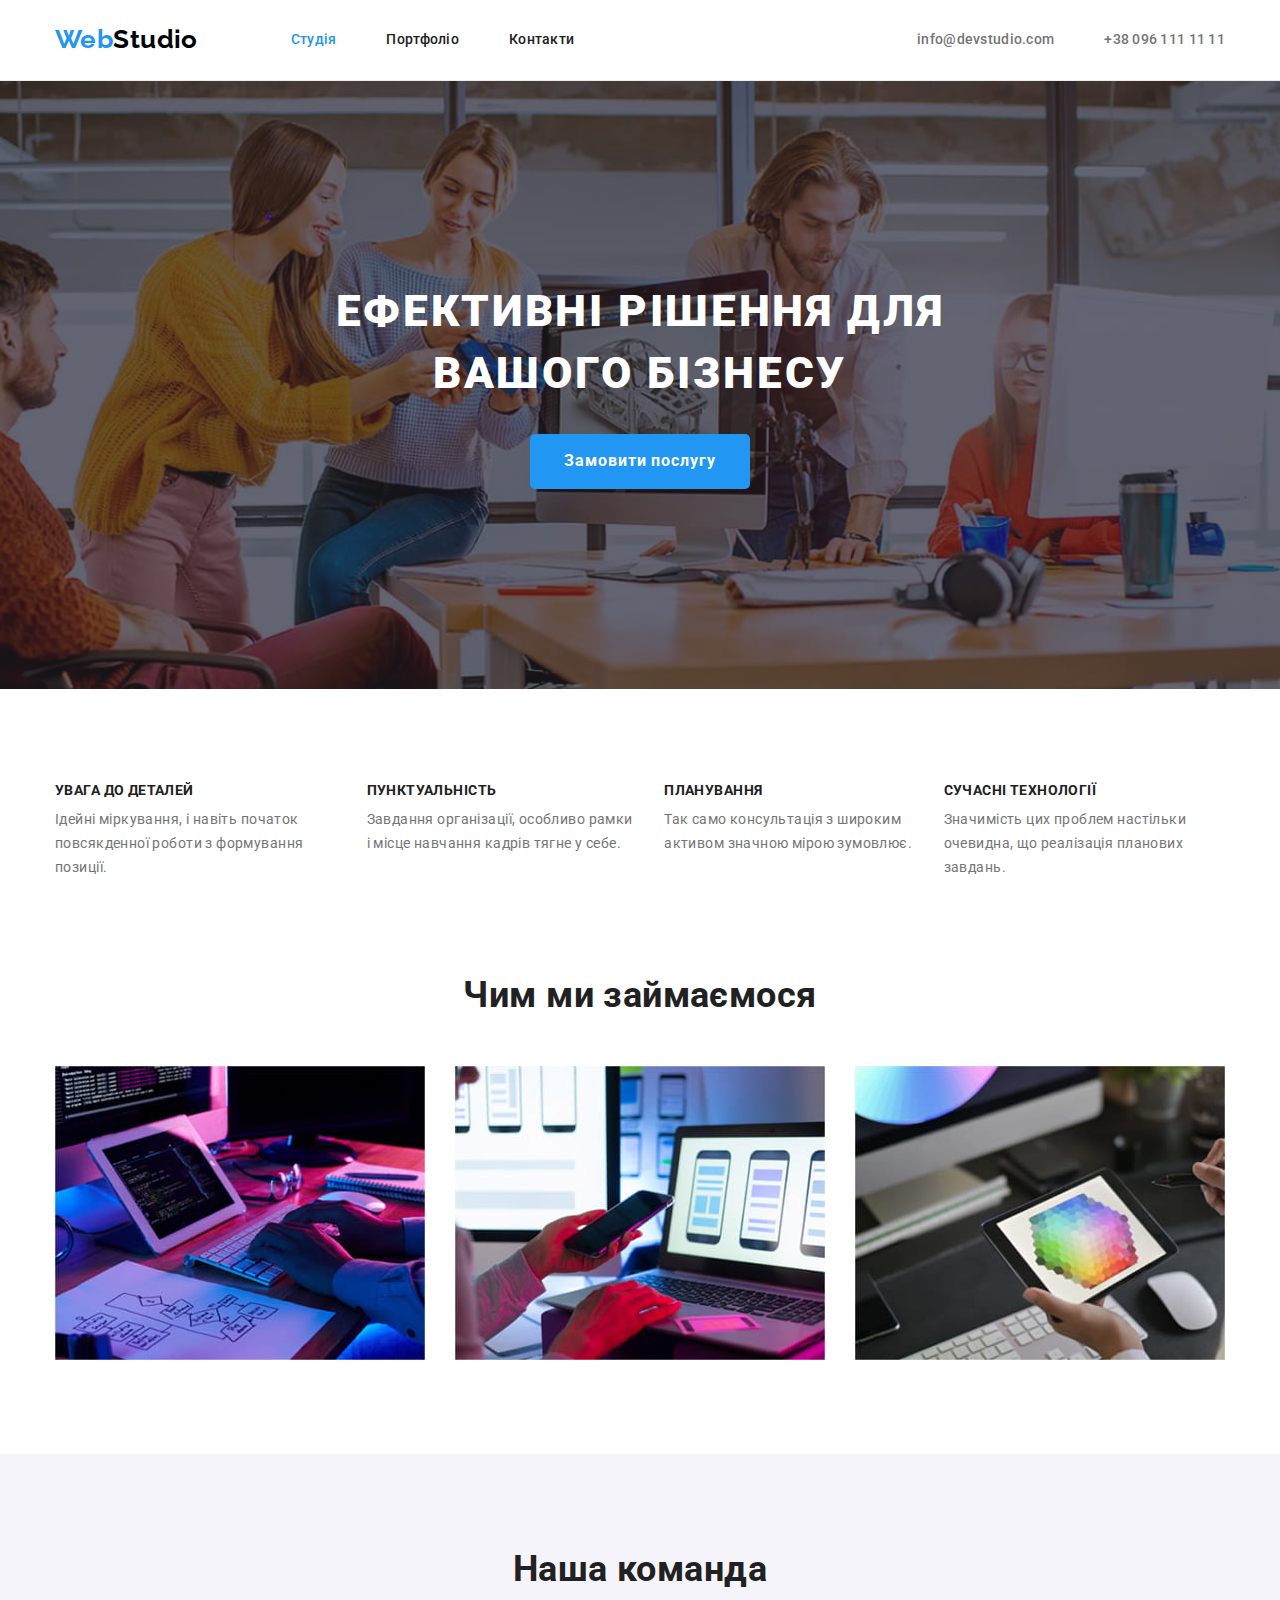
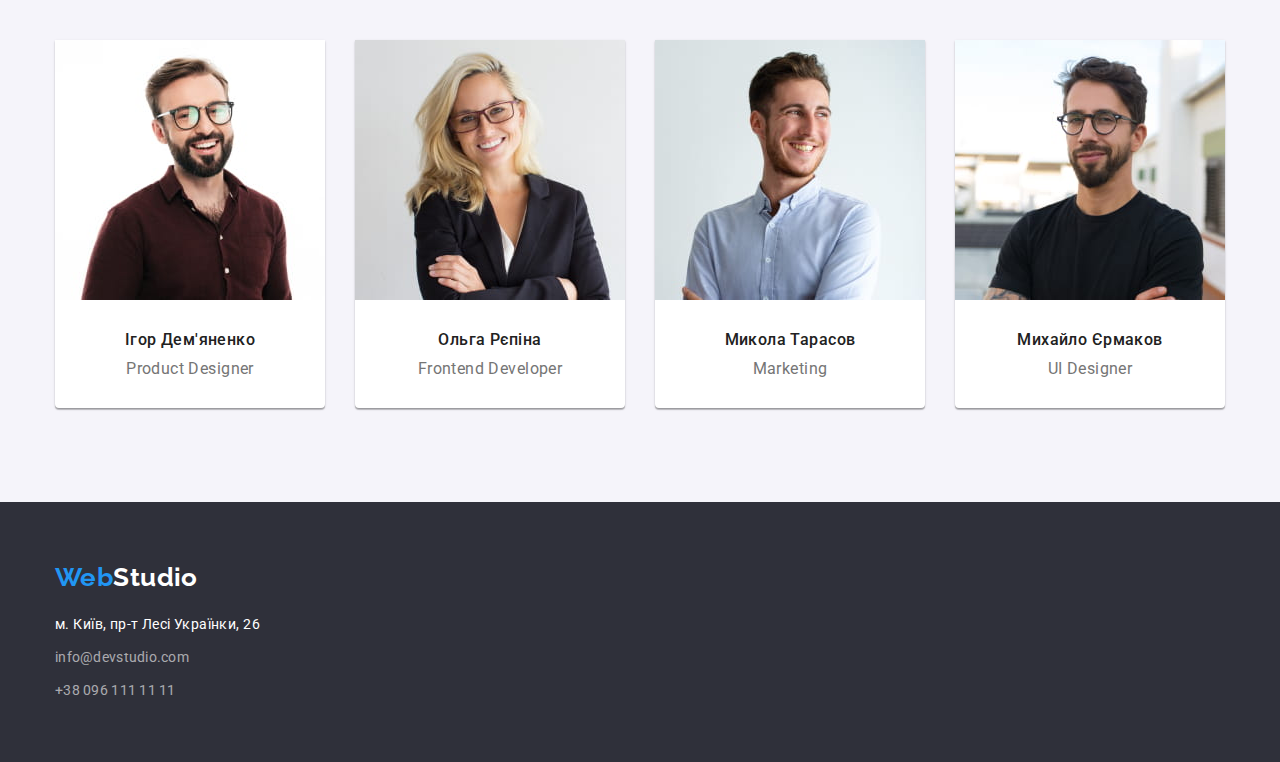
<file: index.html>
<!DOCTYPE html>
<html lang="uk">
<head>
    <meta charset="UTF-8">
    <meta http-equiv="X-UA-Compatible" content="IE=edge">
    <meta name="viewport" content="width=device-width, initial-scale=1.0">
    <meta name="description" content="Вивчення основ HTML5 для новачків">
    <title>Студія</title>
    <link rel="stylesheet" href="https://fonts.googleapis.com/css2?family=Raleway:wght@700&family=Roboto:wght@400;500;700;900&display=swap">
    <link rel="stylesheet" href="https://cdnjs.cloudflare.com/ajax/libs/modern-normalize/1.0.0/modern-normalize.min.css" />
    <link rel="stylesheet" href="./css/styles.css">
</head>
<body>
    <header class="header-border">
        <div class="container menu">
            <nav class="menu">
                <a href="./index.html" class="logo"><span class="logo-accent">Web</span>Studio</a>
                <ul class="list menu">
                    <li class="nav-item-li"><a href="./index.html" class="nav-item current link">Студія</a></li>
                    <li class="nav-item-li"><a href="./portfolio.html" class="nav-item link">Портфоліо</a></li>
                    <li class="nav-item-li"><a href="" class="nav-item link">Контакти</a></li>
                </ul>
            </nav>
            <ul class="list menu nav-main-space">
                <li class="nav-item-li"><a href="mailto:info@devstudio.com" class="nav-item-tel link">info@devstudio.com</a></li>
                <li class="nav-item-li"><a href="tel:+380961111111" class="nav-item-tel link">+38 096 111 11 11</a></li>
            </ul>
        </div>
    </header>
    <main>
        <section class="hero">
            <div class="container">
                <h1 class="hero-title">Ефективні рішення для<br>вашого бізнесу</h1>
                <button type="button" class="hero-button">Замовити послугу</button>
            </div>
        </section>
        <section class="section section-features">
            <div class="container">
                <h2 class="visually-hidden">Наші Переваги</h2>
                <ul class="list features">
                    <li>
                        <h3 class="list-title">УВАГА ДО ДЕТАЛЕЙ</h3>
                        <p class="list-text">Ідейні міркування, і навіть початок повсякденної роботи з формування позиції.</p>
                    </li>
                    <li>
                        <h3 class="list-title">ПУНКТУАЛЬНІСТЬ</h3>
                        <p class="list-text">Завдання організації, особливо рамки і місце навчання кадрів тягне у себе.</p>
                    </li>
                    <li>
                        <h3 class="list-title">ПЛАНУВАННЯ</h3>
                        <p class="list-text">Так само консультація з широким активом значною мірою зумовлює.</p>
                    </li>
                    <li>
                        <h3 class="list-title">СУЧАСНІ ТЕХНОЛОГІЇ</h3>
                        <p class="list-text">Значимість цих проблем настільки очевидна, що реалізація планових завдань.</p>
                    </li>
                </ul>
            </div>
        </section>
        <section class="section">
            <div class="container">
                <h2 class="section-title">Чим ми займаємося</h2>
                <ul class="list team">
                    <li><img src="./images/what-we-do-1.jpg" width="370" alt="Робота за комп`ютером"></li>
                    <li><img src="./images/what-we-do-2.jpg" width="370" alt="Серфінг інтернетом на смартфоні"></li>
                    <li><img src="./images/what-we-do-3.jpg" width="370" alt="Гексагональна кольорова палітра"></li>
                </ul>
            </div>
        </section>
        <section class="section team-bg">
            <div class="container">
                <h2 class="section-title">Наша команда</h2>
                <ul class="list team">
                    <li class="team-card">
                        <img src="./images/team-1.jpg" width="270" alt="Ігор Дем'яненко">
                        <div class="team-desc">
                            <h3 class="team-title">Ігор Дем'яненко</h3>
                            <p class="team-text">Product Designer</p>
                        </div>
                    </li>
                    <li class="team-card">
                        <img src="./images/team-2.jpg" width="270" alt="Ольга Рєпіна">
                        <div class="team-desc">
                            <h3 class="team-title">Ольга Рєпіна</h3>
                            <p class="team-text">Frontend Developer</p>
                        </div>
                    </li>
                    <li class="team-card">
                        <img src="./images/team-3.jpg" width="270" alt="Микола Тарасов">
                        <div class="team-desc">
                            <h3 class="team-title">Микола Тарасов</h3>
                            <p class="team-text">Marketing</p>
                        </div>
                        </li>
                    <li class="team-card">
                        <img src="./images/team-4.jpg" width="270" alt="Михайло Єрмаков">
                        <div class="team-desc">
                            <h3 class="team-title">Михайло Єрмаков</h3>
                            <p class="team-text">UI Designer</p>
                        </div>
                    </li>
                </ul>
            </div>
        </section>
        </main>
        <footer class="footer">
            <div class="container">
                <div class="footer-logo">
                    <a href="./index.html" class="logo"><span class="logo-accent">Web</span><span class="logo-accent-footer">Studio</span></a>
                </div>
                <address>
                    <ul class="list">
                        <li class="address-space"><a href="https://goo.gl/maps/Rx9yRDVF11jfL2R66" class="address-link"  target="_blank"  rel="noopener noreferrer">м. Київ, пр-т Лесі Українки, 26</a></li>
                        <li class="address-space"><a href="mailto:info@devstudio.com" class="nav-item-tel link footer-contacts">info@devstudio.com</a></li>
                        <li><a href="tel:+380961111111" class="nav-item-tel link footer-contacts">+38 096 111 11 11</a></li>
                    </ul>
                </address>
            </div>
        </footer>
</body>
</html>
</file>
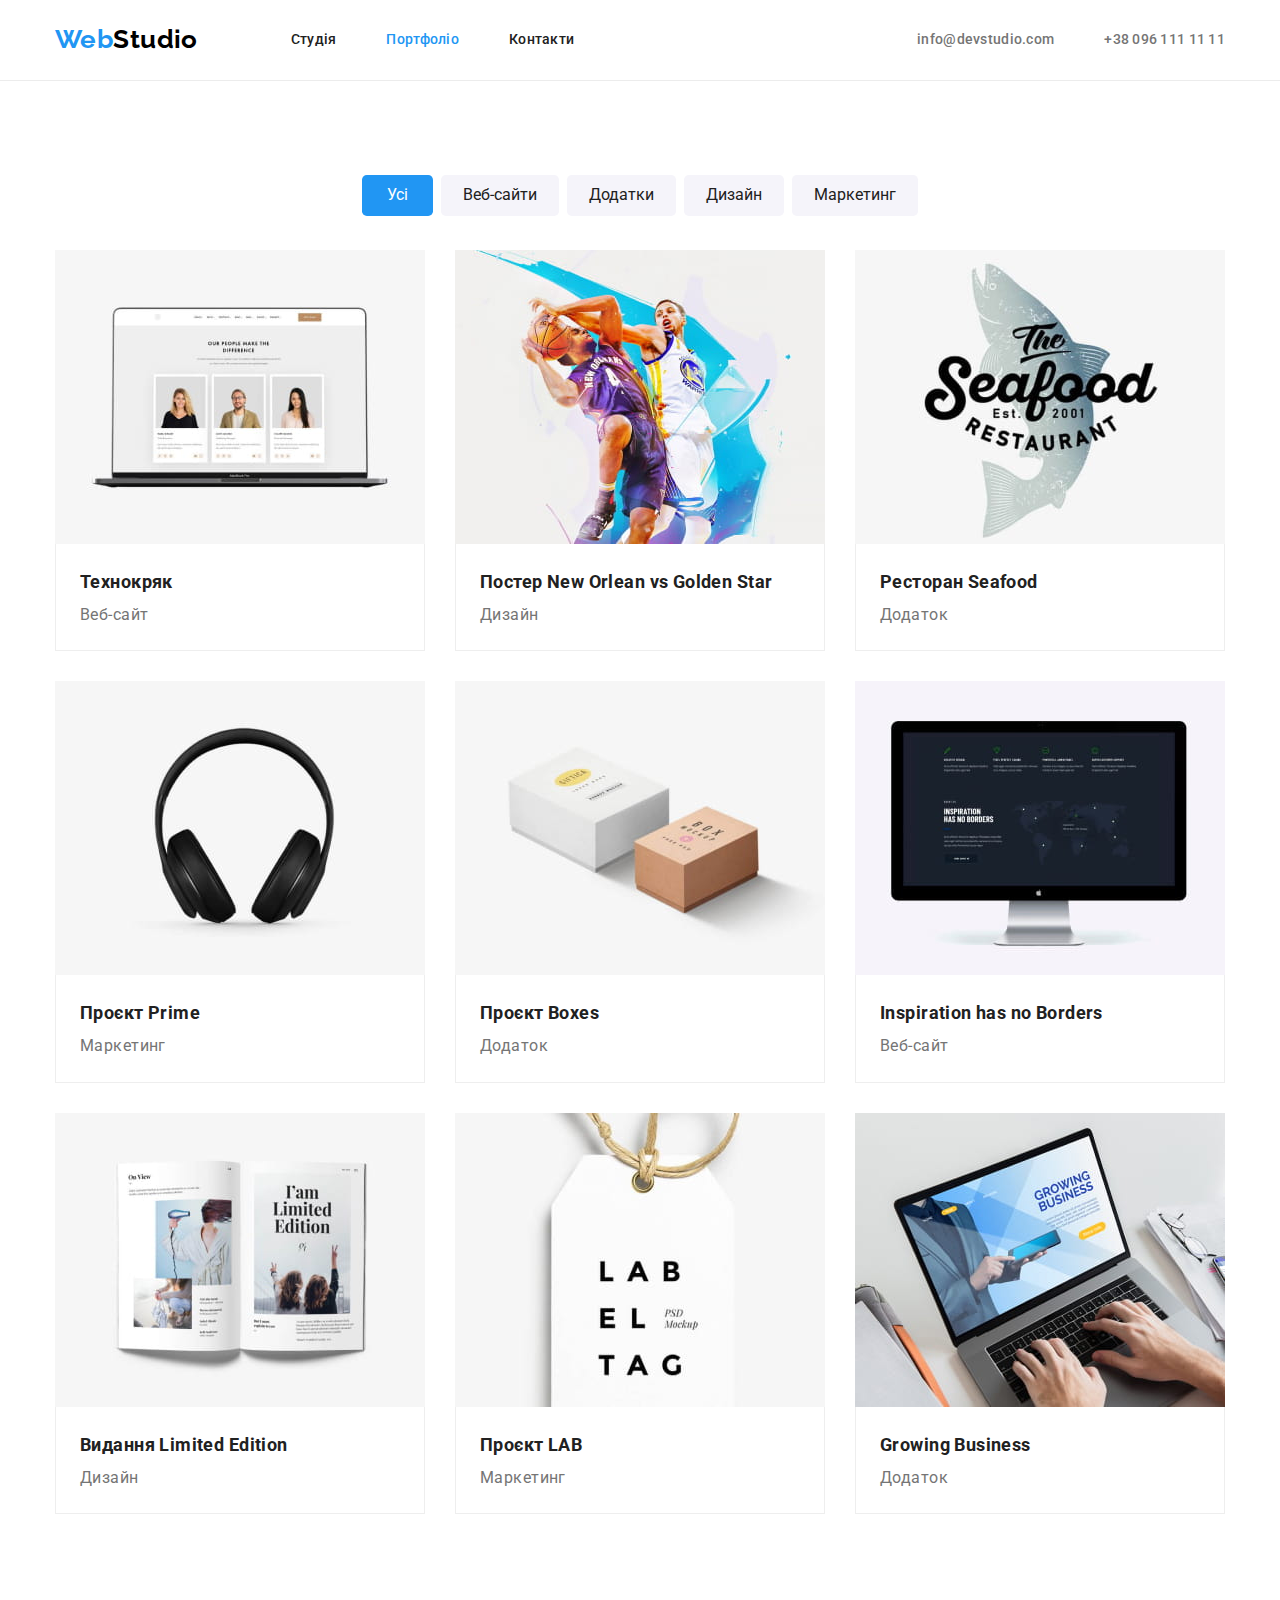
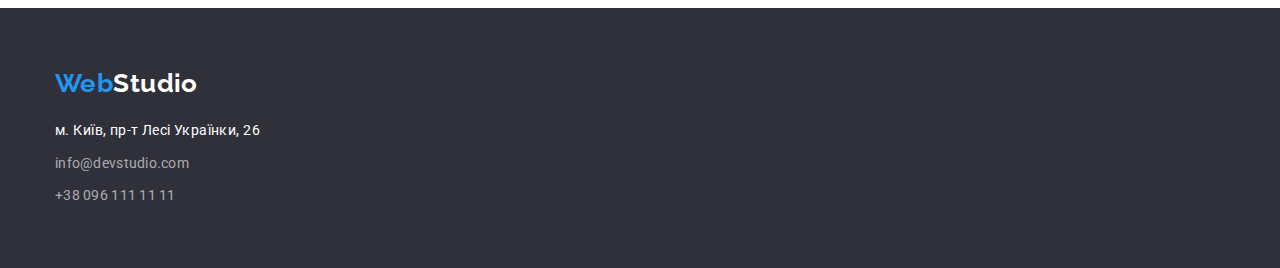
<file: portfolio.html>
<!DOCTYPE html>
<html lang="uk">
<head>
    <meta charset="UTF-8">
    <meta http-equiv="X-UA-Compatible" content="IE=edge">
    <meta name="viewport" content="width=device-width, initial-scale=1.0">
    <meta name="description" content="Портфоліо наших робіт">
    <title>Портфоліо Студії</title>
    <link rel="stylesheet" href="https://cdnjs.cloudflare.com/ajax/libs/modern-normalize/1.0.0/modern-normalize.min.css" />
    <link rel="stylesheet" href="https://fonts.googleapis.com/css2?family=Raleway:wght@700&family=Roboto:wght@400;500;700;900&display=swap">
    <link rel="stylesheet" href="./css/styles.css">
</head>
<body>
    <header class="header-border">
        <div class="container menu">
            <nav class="menu">
                <a href="./index.html" class="logo"><span class="logo-accent">Web</span>Studio</a>
                <ul class="list menu">
                    <li class="nav-item-li"><a href="./index.html" class="nav-item link">Студія</a></li>
                    <li class="nav-item-li"><a href="./portfolio.html" class="nav-item current link">Портфоліо</a></li>
                    <li class="nav-item-li"><a href="" class="nav-item link">Контакти</a></li>
                </ul>
            </nav>
            <ul class="list menu nav-main-space">
                <li class="nav-item-li"><a href="mailto:info@devstudio.com" class="nav-item-tel link">info@devstudio.com</a></li>
                <li class="nav-item-li"><a href="tel:+380961111111" class="nav-item-tel link">+38 096 111 11 11</a></li>
            </ul>
        </div>
    </header>
    <main>
        <section class="section">
            <div class="container">
                <!-- На макеті <h2> заголовок секції відсутній, буде схований від користувача за допомогою css. -->
                <!-- <h1 class="portfolio-title-main">Наші роботи</h1> -->
                <div>
                    <ul class="list portfolio-filters">
                        <li><button type="button" class="portfolio-button-active portfolio-button-first">Усі</button></li>
                        <li><button type="button" class="portfolio-button">Веб-сайти</button></li>
                        <li><button type="button" class="portfolio-button">Додатки</button></li>
                        <li><button type="button" class="portfolio-button">Дизайн</button></li>
                        <li><button type="button" class="portfolio-button">Маркетинг</button></li>
                    </ul>
                </div>
                <ul class="list portfolio-items">
                    <li>
                        <a href="" class="link">
                            <img src="./images/portfolio-1.jpg" alt="Веб-сайт Технокряк" width="370" height="294">
                            <div class="portfoli-item-desc">
                                <h2 class="portfolio-title">Технокряк</h2>
                                <p class="portfolio-text">Веб-сайт</p>
                            </div>
                        </a>
                    </li>
                    <li>
                        <a href="" class="link">
                            <img src="./images/portfolio-2.jpg" alt="Дизайн постера New Orlean vs Golden Star" width="370" height="294">
                            <div class="portfoli-item-desc">
                                <h2 class="portfolio-title">Постер New Orlean vs Golden Star</h2>
                                <p class="portfolio-text">Дизайн</p>
                            </div>
                        </a>
                    </li>
                    <li>
                        <a href="" class="link">
                            <img src="./images/portfolio-3.jpg" alt="Додаток ресторану Seafood" width="370" height="294">
                            <div class="portfoli-item-desc">
                                <h2 class="portfolio-title">Ресторан Seafood</h2>
                                <p class="portfolio-text">Додаток</p>
                            </div>
                        </a>
                    </li>
                    <li>
                        <a href="" class="link">
                            <img src="./images/portfolio-4.jpg" alt="Маркетинг проєкту Prime" width="370" height="294">
                            <div class="portfoli-item-desc">
                                <h2 class="portfolio-title">Проєкт Prime</h2>
                                <p class="portfolio-text">Маркетинг</p>
                            </div>
                        </a>
                    </li>
                    <li>
                        <a href="" class="link">
                            <img src="./images/portfolio-5.jpg" alt="Додаток для проєкту Boxes" width="370" height="294">
                            <div class="portfoli-item-desc">
                                <h2 class="portfolio-title">Проєкт Boxes</h2>
                                <p class="portfolio-text">Додаток</p>
                            </div>
                        </a>
                    </li>
                    <li>
                        <a href="" class="link">
                            <img src="./images/portfolio-6.jpg" alt="Веб-сайт Inspiration has no Borders" width="370" height="294">
                            <div class="portfoli-item-desc">
                                <h2 class="portfolio-title">Inspiration has no Borders</h2>
                                <p class="portfolio-text">Веб-сайт</p>
                            </div>
                        </a>
                    </li>
                    <li>
                        <a href="" class="link">
                            <img src="./images/portfolio-7.jpg" alt="Дизайн видання Limited Edition" width="370" height="294">
                            <div class="portfoli-item-desc">
                                <h2 class="portfolio-title">Видання Limited Edition</h2>
                                <p class="portfolio-text">Дизайн</p>
                            </div>
                        </a>
                    </li>
                    <li>
                        <a href="" class="link">
                            <img src="./images/portfolio-8.jpg" alt="Маркетинг проєкту LAB" width="370" height="294">
                            <div class="portfoli-item-desc">
                                <h2 class="portfolio-title">Проєкт LAB</h2>
                                <p class="portfolio-text">Маркетинг</p>
                            </div>
                        </a>
                    </li>
                    <li>
                        <a href="" class="link">
                            <img src="./images/portfolio-9.jpg" alt="Додаток Growing Business" width="370" height="294">
                            <div class="portfoli-item-desc">
                                <h2 class="portfolio-title">Growing Business</h2>
                                <p class="portfolio-text">Додаток</p>
                            </div>
                        </a>
                    </li>
                </ul>
            </div>
        </section>
    </main>
    <footer class="footer">
        <div class="container">
            <div class="footer-logo">
                <a href="./index.html" class="logo"><span class="logo-accent">Web</span><span class="logo-accent-footer">Studio</span></a>
            </div>
            <address class="address">
                <ul class="list">
                    <li class="address-space"><a href="https://goo.gl/maps/Rx9yRDVF11jfL2R66" class="address-link"  target="_blank"  rel="noopener noreferrer">м. Київ, пр-т Лесі Українки, 26</a></li>
                    <li class="address-space"><a href="mailto:info@devstudio.com" class="nav-item-tel link footer-contacts">info@devstudio.com</a></li>
                    <li><a href="tel:+380961111111" class="nav-item-tel link footer-contacts">+38 096 111 11 11</a></li>
                </ul>
            </address>
        </div>
    </footer>
</body>
</html>
</file>
<file: css/styles.css>
:root {
    --primary-text-color: #757575;
    --title-text-color: #212121;
    --accent-color: #2196F3;
    --team-background: #F5F4FA;
    --accent-background: #2F303A;
}
/* Global styles */
html {
    box-sizing: border-box;
}
*,
*::before,
::after {
    box-sizing: inherit;
}
h1,h2,h3,h4,h5,h6,p {
    margin:0;
}
img {display: block; /* Global fix img 4px bottom issie */
}
.visually-hidden {
    position: absolute;
    width: 1px;
    height: 1px;
    margin: -1px;
    padding: 0;
    border: 0;
    clip: rect(0 0 0 0);
    overflow: hidden;
}
body {
    font-family: 'Roboto', sans-serif;
    color: var(--primary-text-color);
    font-weight: 400;
    font-size: 14px;
    letter-spacing: 0.03em;
}
.container {
    width: 1200px;
    margin: 0 auto;
    padding-left: 15px;
    padding-right: 15px;
    /* outline: 2px solid tomato; */
}
.link {
    text-decoration: none;
}
.list {
    list-style: none;
    padding: 0;
    margin: 0;
}
.section {
    padding-top: 94px;
    padding-bottom: 94px;
    /* outline: 1px solid green; */
}

/* Header styles */

.header-border {
    border-style: none;
    border-width: 1px;
    border-color: #ECECEC;
    border-bottom-style:solid;
}
.menu {
    display: flex;
    align-items: center;
}
.logo {
    font-family: 'Raleway', sans-serif;
    font-weight: 700;
    font-size: 26px;
    line-height: 1.19;
    color:#000;
    text-decoration: none;
    padding-top: 24px;
    padding-bottom: 25px;
    margin-left: 0px;
    margin-right: 93px;
}
.logo-accent {
    color: var(--accent-color);
}
.logo-accent-footer {
    color: #fff;
}
.nav-item-li {
    margin-right: 50px;
}
.nav-item-li:last-child {
    margin-right: 0;
}
.nav-item{
    font-weight: 500;
    font-size: 14px;
    line-height: 1.14;
    letter-spacing: 0.02em;
    color: var(--title-text-color);
    padding-top: 32px;
    padding-bottom: 28px;
}
.nav-item:hover,
.nav-item:focus {
    color: var(--accent-color);
}
.current {
    color: var(--accent-color);
}
.current:hover,
.current:focus {
    color: var(--title-text-color);
}
.nav-item-tel {
    color: var(--primary-text-color);
    font-weight: 500;
    font-size: 14px;
    line-height: 1.14;
    letter-spacing: 0.02em;
}
.nav-item-tel:hover,
.nav-item-tel:focus {
    color: var(--accent-color);
}
.nav-main-space {
    margin-left: auto;
}

/* Page content styles */

.hero {
    background-color: var(--accent-background);
    background-image: url("../images/hero-bg.jpg");
    background-repeat: no-repeat;
    background-size: cover;
    background-position: center;
    box-shadow: inset 0 0 0 1000px rgba(47, 48, 58, 0.4);
    text-align: center;
    padding-top: 200px;
    padding-bottom: 200px;
}

.hero-title {
    color:#fff;
    font-size: 44px;
    line-height: 1.4;
    text-transform: uppercase;
    font-weight: 900;
    text-align: center;
    letter-spacing: 0.06em;
}
.hero-button {
    margin-top:30px;
    background-color: var(--accent-color);
    font-size:16px;
    line-height: 1.9;
    font-weight:700;
    align-items: center;
    text-align: center;
    letter-spacing: 0.06em;
    border-style:solid;
    border-color: var(--accent-color);
    border-radius: 0.3em;
    color:#fff;
    cursor: pointer;
    padding: 10px 32px;
}
.hero-button:hover,
.hero-button:focus {
    background-color:#fff;
    border-radius: 0.3em;
    color: var(--accent-color);
    border-color: #fff;
}
.section-title {
    color: var(--title-text-color);
    font-weight: 700;
    line-height: 1.17;
    font-size: 36px;
    text-align: center;
    margin-bottom: 50px;
}
.section-features {
    padding-bottom: 0px;
}
.features {
    display: flex;
    align-items: top;
    gap: 30px;
}
.list-title {
    color: var(--title-text-color);
    font-weight: 700;
    font-size: 14px;
    line-height: 1.14;
    text-transform: uppercase;
    margin-bottom: 10px;
}
.list-text {
    color: var(--primary-text-color);
    font-size: 14px;
    line-height: 1.7;
}
/* Team section styles */
.team-bg {
    background-color: var(--team-background);
    padding-bottom: 94px;
    padding-top: 94px;
}

.team {
    display: flex;
    align-items: top;
    gap: 30px;
}
.team-card {
    background-color: #fff;
    border-bottom-right-radius: 4px;
    border-bottom-left-radius: 4px;
    box-shadow: 0 2px 1px rgba(0, 0, 0, 0.2),
                0 1px 1px rgba(0, 0, 0, 0.14),
                0 1px 3px rgba(0, 0, 0, 0.12);
}
.team-desc {
    padding-top: 30px;
    padding-bottom: 30px;
    text-align: center;
}
.team-title {
    color: var(--title-text-color);
    font-weight: 500;
    font-size: 16px;
    line-height: 1.19;
    margin-bottom: 10px;
}
.team-text {
    color: var(--primary-text-color);
    font-weight: 400;
    font-size: 16px;
    line-height: 1.19;
} 

/* Portfolio styles */

.portfolio-title-main {
    color: var(--title-text-color);
    margin-bottom: 34px;
}
.portfolio-filters {
    display: flex;
    justify-content: center;
    align-items: center;
    gap: 8px;
    margin-bottom: 34px;
}
.portfolio-button-active {
    background-color: var(--accent-color);
    font-size:16px;
    line-height: 1.8;
    border-style:none;
    border-color: rgba(255, 255, 255, 1);
    border-radius: 0.3em;
    color:#fff;
    cursor: pointer;
}
.portfolio-button {
    background-color: #F5F4FA;
    font-size:16px;
    line-height: 1.8;
    border-style: none;
    border-color: rgba(255, 255, 255, 1);
    border-radius: 0.3em;
    color: var(--title-text-color);
    cursor: pointer;
    padding: 6px 22px;
}
.portfolio-button-first {
    padding: 6px 25px;
}
.portfolio-button:hover,
.portfolio-button:focus {
    background-color: var(--accent-color);
    color: #fff;
}
.portfolio-items {
    display: flex;
    flex-wrap: wrap;
    gap: 30px;
}
.portfolio-title {
    font-size: 18px;
    line-height: 2;
    color: var(--title-text-color);
}
.portfolio-text {
    font-size: 16px;
    line-height: 1.9;
    color: var(--primary-text-color)
}
.portfoli-item-desc {
    border-style: solid;
    border-width: 1px;
    border-color: #eee;
    border-top-style: none;
    padding: 20px 24px;
}

/* Footer styles */

.footer {
    background-color: var(--accent-background);
    padding-top: 60px;
    padding-bottom: 60px;
}
.footer-logo {
    margin-bottom: 20px;
}
.address-link {
    line-height:1.7;
    color:#fff;
    font-style: normal;
    text-decoration: none;
}
.address-link:hover,
.address-link:focus {
    line-height:1.7;
    color: var(--accent-color);
}
.address-space {
    margin-bottom:9px;
}
.footer-contacts {
    font-size:14px;
    line-height:1.7;
    color: rgba(255, 255, 255, 0.6);
    font-style: normal;
    font-weight: 400;
}
</file>
